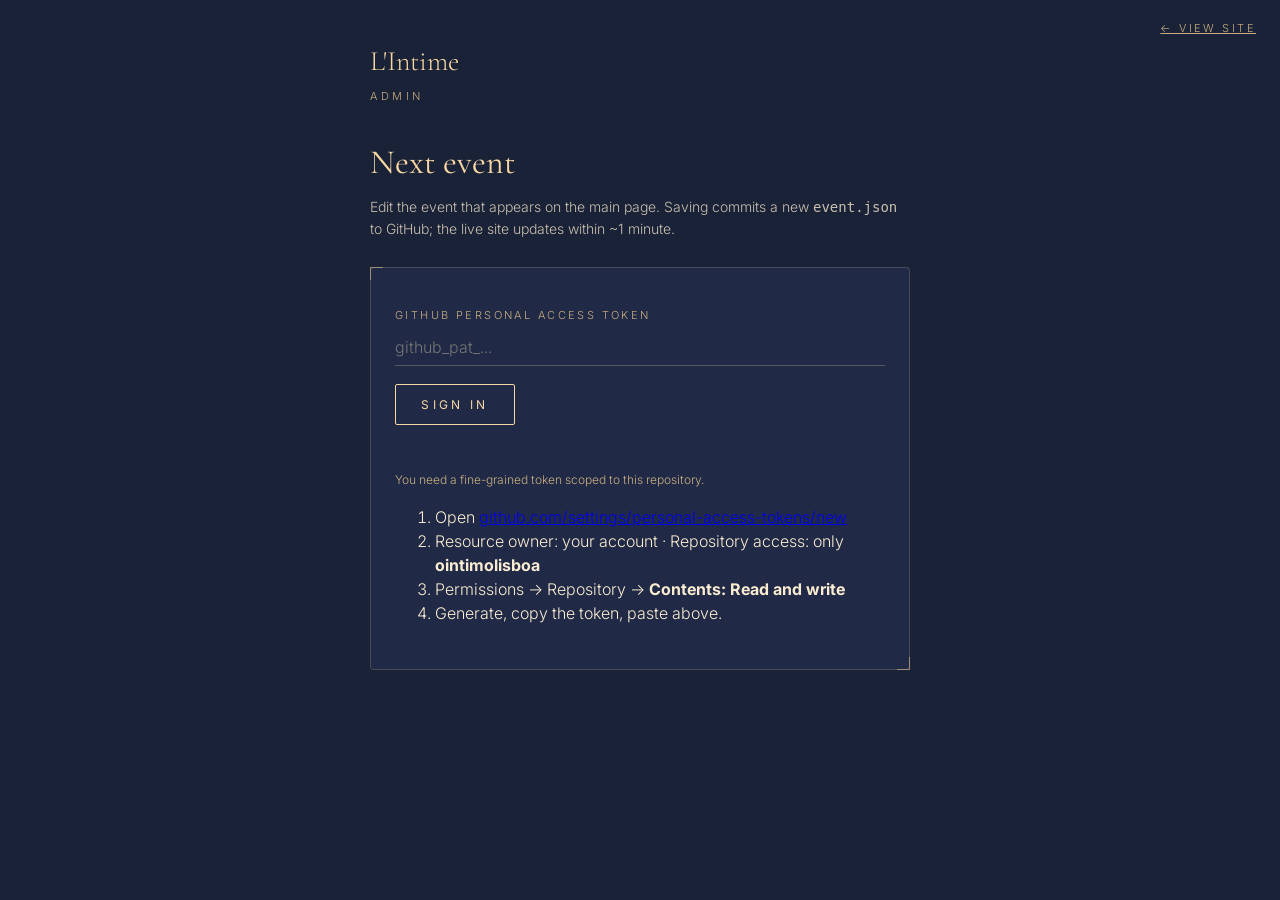
<file: admin.html>
<!doctype html>
<html lang="en">
  <head>
    <meta charset="utf-8" />
    <meta name="viewport" content="width=device-width, initial-scale=1" />
    <meta name="robots" content="noindex,nofollow" />
    <title>L'Intime — Admin</title>
    <link rel="preconnect" href="https://fonts.googleapis.com" />
    <link rel="preconnect" href="https://fonts.gstatic.com" crossorigin />
    <link
      href="https://fonts.googleapis.com/css2?family=Cormorant+Garamond:wght@400;500&family=Inter:wght@300;400;500&display=swap"
      rel="stylesheet"
    />
    <style>
      :root {
        --navy: #1a2238;
        --navy-2: #202a47;
        --navy-3: #16203a;
        --cream: #f7d7a2;
        --cream-soft: #faecd0;
        --cream-dim: #c9ad7e;
        --ink: #0d1424;
        --danger: #e8a98a;
        --success: #a8d9b7;
      }
      * { box-sizing: border-box; }
      html, body { margin: 0; padding: 0; }
      body {
        background: var(--navy);
        color: var(--cream-soft);
        font-family: "Inter", system-ui, sans-serif;
        font-weight: 300;
        line-height: 1.5;
        min-height: 100vh;
        padding: 40px 20px;
      }
      .wrap {
        max-width: 540px;
        margin: 0 auto;
      }
      .brand {
        font-family: "Cormorant Garamond", serif;
        font-size: 28px;
        color: var(--cream);
        margin: 0 0 4px;
      }
      .brand small {
        display: block;
        font-family: "Inter", sans-serif;
        font-size: 11px;
        letter-spacing: 0.32em;
        text-transform: uppercase;
        color: var(--cream-dim);
        margin-top: 6px;
      }
      h1 {
        font-family: "Cormorant Garamond", serif;
        font-weight: 400;
        font-size: 34px;
        color: var(--cream);
        margin: 32px 0 8px;
      }
      .lede {
        font-size: 14px;
        color: var(--cream-soft);
        opacity: 0.78;
        margin: 0 0 28px;
      }

      .panel {
        background: var(--navy-2);
        border: 1px solid rgba(247, 215, 162, 0.18);
        border-radius: 4px;
        padding: 28px 24px;
        position: relative;
      }
      .panel + .panel { margin-top: 22px; }
      .panel::before, .panel::after {
        content: "";
        position: absolute;
        width: 12px;
        height: 12px;
        border: 1px solid var(--cream);
        opacity: 0.5;
        pointer-events: none;
      }
      .panel::before { top: -1px; left: -1px; border-right: none; border-bottom: none; }
      .panel::after  { bottom: -1px; right: -1px; border-left: none; border-top: none; }

      .field {
        display: flex;
        flex-direction: column;
        margin-bottom: 18px;
      }
      .field-row {
        display: flex;
        gap: 14px;
      }
      .field-row .field { flex: 1; }
      .field-label {
        font-size: 11px;
        text-transform: uppercase;
        letter-spacing: 0.22em;
        color: var(--cream-dim);
        margin-bottom: 6px;
      }
      input[type="text"], input[type="password"] {
        background: transparent;
        border: none;
        border-bottom: 1px solid rgba(247, 215, 162, 0.25);
        color: var(--cream-soft);
        font-family: inherit;
        font-size: 16px;
        padding: 8px 0;
        outline: none;
        width: 100%;
        font-weight: 300;
        border-radius: 0;
      }
      input:focus { border-bottom-color: var(--cream); }

      .actions {
        display: flex;
        gap: 12px;
        margin-top: 8px;
      }
      .btn {
        display: inline-flex;
        align-items: center;
        justify-content: center;
        padding: 12px 24px;
        background: transparent;
        border: 1px solid var(--cream);
        border-radius: 2px;
        color: var(--cream);
        font-family: inherit;
        font-size: 12px;
        letter-spacing: 0.28em;
        text-transform: uppercase;
        cursor: pointer;
        font-weight: 400;
        min-width: 120px;
        transition: background 0.25s ease, color 0.25s ease, opacity 0.25s ease;
      }
      .btn:hover { background: var(--cream); color: var(--ink); }
      .btn:disabled { cursor: not-allowed; opacity: 0.6; }
      .btn-ghost {
        border-color: rgba(247, 215, 162, 0.3);
        color: var(--cream-soft);
        opacity: 0.78;
      }
      .btn-ghost:hover {
        background: transparent;
        color: var(--cream);
        border-color: var(--cream);
        opacity: 1;
      }

      .status {
        font-size: 13px;
        margin-top: 14px;
        min-height: 18px;
      }
      .status.ok    { color: var(--success); }
      .status.err   { color: var(--danger); }

      .help {
        font-size: 12px;
        color: var(--cream-dim);
        line-height: 1.6;
        margin: 12px 0 0;
      }
      .help a { color: var(--cream); text-decoration: underline; }
      .help ol { margin: 8px 0 0; padding-left: 18px; }
      .help li { margin: 4px 0; }

      .preview-card {
        margin-top: 18px;
        padding: 18px 20px;
        border: 1px solid rgba(247, 215, 162, 0.18);
        border-radius: 2px;
        background: rgba(247, 215, 162, 0.03);
      }
      .preview-card .date {
        font-family: "Cormorant Garamond", serif;
        font-size: 36px;
        color: var(--cream);
        line-height: 1;
        margin-bottom: 4px;
      }
      .preview-card .month {
        font-size: 11px;
        text-transform: uppercase;
        letter-spacing: 0.32em;
        color: var(--cream-dim);
      }
      .preview-card .artist {
        font-family: "Cormorant Garamond", serif;
        font-size: 22px;
        color: var(--cream);
        margin: 14px 0 6px;
      }
      .preview-card .meta {
        font-size: 13px;
        color: var(--cream-soft);
        margin: 2px 0;
      }
      .preview-card .meta strong { color: var(--cream); font-weight: 500; }

      .top-right {
        position: absolute;
        top: 20px;
        right: 24px;
        font-size: 11px;
        text-transform: uppercase;
        letter-spacing: 0.22em;
      }
      .top-right a { color: var(--cream-dim); }
      .top-right a:hover { color: var(--cream); }
    </style>
  </head>
  <body>
    <div class="wrap">
      <div class="top-right"><a href="index.html">← View site</a></div>

      <p class="brand">L'Intime <small>Admin</small></p>
      <h1>Next event</h1>
      <p class="lede">
        Edit the event that appears on the main page. Saving commits a
        new <code>event.json</code> to GitHub; the live site updates
        within ~1 minute.
      </p>

      <!-- ============ AUTH PANEL ============ -->
      <div class="panel" id="authPanel">
        <p class="field-label">GitHub Personal Access Token</p>
        <div class="field">
          <input
            type="password"
            id="patInput"
            autocomplete="off"
            placeholder="github_pat_..."
          />
        </div>
        <div class="actions">
          <button class="btn" id="signInBtn">Sign in</button>
        </div>
        <p class="status err" id="authStatus"></p>
        <p class="help">
          You need a fine-grained token scoped to this repository.
          <ol>
            <li>Open
              <a href="https://github.com/settings/personal-access-tokens/new" target="_blank" rel="noopener">
                github.com/settings/personal-access-tokens/new
              </a>
            </li>
            <li>Resource owner: your account &middot; Repository access: only <strong>ointimolisboa</strong></li>
            <li>Permissions → Repository → <strong>Contents: Read and write</strong></li>
            <li>Generate, copy the token, paste above.</li>
          </ol>
        </p>
      </div>

      <!-- ============ EDIT PANEL ============ -->
      <div class="panel" id="editPanel" hidden>
        <div class="actions" style="justify-content: flex-end; margin-bottom: 18px;">
          <button class="btn btn-ghost" id="signOutBtn">Sign out</button>
        </div>

        <div class="field-row">
          <div class="field">
            <span class="field-label">Day</span>
            <input type="text" id="f-day" placeholder="14" />
          </div>
          <div class="field">
            <span class="field-label">Month</span>
            <input type="text" id="f-month" placeholder="June" />
          </div>
          <div class="field">
            <span class="field-label">Year</span>
            <input type="text" id="f-year" placeholder="2026" />
          </div>
        </div>

        <div class="field">
          <span class="field-label">Artist / featuring</span>
          <input type="text" id="f-artist" placeholder="Camille & the Lamps" />
        </div>

        <div class="field-row">
          <div class="field">
            <span class="field-label">Doors open</span>
            <input type="text" id="f-doors" placeholder="19:30" />
          </div>
          <div class="field">
            <span class="field-label">Set begins</span>
            <input type="text" id="f-set" placeholder="20:30" />
          </div>
        </div>

        <div class="field">
          <span class="field-label">Location label</span>
          <input type="text" id="f-location" placeholder="The Living Room" />
        </div>

        <div class="field">
          <span class="field-label">Address note (italic line)</span>
          <input
            type="text"
            id="f-addressNote"
            placeholder="address shared after booking"
          />
        </div>

        <div class="field">
          <span class="field-label">Seats handwritten note</span>
          <input type="text" id="f-seats" placeholder="only 14 seats" />
        </div>

        <div class="actions">
          <button class="btn" id="saveBtn">Save</button>
        </div>
        <p class="status" id="saveStatus"></p>

        <div class="preview-card" id="preview">
          <div class="date"><span id="p-day">14</span></div>
          <div class="month"><span id="p-month">JUNE</span> · <span id="p-year">2026</span></div>
          <div class="artist" id="p-artist">Camille & the Lamps</div>
          <p class="meta">
            Doors <strong id="p-doors">19:30</strong> ·
            Set begins <strong id="p-set">20:30</strong>
          </p>
          <p class="meta">
            <span id="p-location">The Living Room</span> ·
            <em id="p-addressNote">address shared after booking</em>
          </p>
          <p class="meta">« <span id="p-seats">only 14 seats</span> »</p>
        </div>
      </div>
    </div>

    <script>
      (function () {
        const REPO_OWNER = "lucabonamici";
        const REPO_NAME  = "ointimolisboa";
        const FILE_PATH  = "event.json";
        const BRANCH     = "main";
        const PAT_KEY    = "lintime_admin_pat";
        const FIELDS = [
          "day", "month", "year", "artist",
          "doors", "set", "location", "addressNote", "seats",
        ];

        const $ = (id) => document.getElementById(id);
        const authPanel  = $("authPanel");
        const editPanel  = $("editPanel");
        const patInput   = $("patInput");
        const signInBtn  = $("signInBtn");
        const signOutBtn = $("signOutBtn");
        const saveBtn    = $("saveBtn");
        const authStatus = $("authStatus");
        const saveStatus = $("saveStatus");

        let currentSha = null;

        const getPat = () => localStorage.getItem(PAT_KEY);
        const setPat = (v) => localStorage.setItem(PAT_KEY, v);
        const clearPat = () => localStorage.removeItem(PAT_KEY);

        function setStatus(el, msg, kind) {
          el.textContent = msg;
          el.className = "status" + (kind ? " " + kind : "");
        }

        function showEditor() {
          authPanel.hidden = true;
          editPanel.hidden = false;
        }

        function showAuth() {
          authPanel.hidden = false;
          editPanel.hidden = true;
          patInput.value = "";
        }

        async function ghFetch(path, opts = {}) {
          const pat = getPat();
          if (!pat) throw new Error("Not signed in");
          const res = await fetch(
            "https://api.github.com" + path,
            {
              ...opts,
              headers: {
                Accept: "application/vnd.github+json",
                Authorization: "Bearer " + pat,
                "X-GitHub-Api-Version": "2022-11-28",
                ...(opts.headers || {}),
              },
            }
          );
          return res;
        }

        async function loadEvent() {
          setStatus(saveStatus, "Loading current event…", "");
          try {
            const res = await ghFetch(
              `/repos/${REPO_OWNER}/${REPO_NAME}/contents/${FILE_PATH}?ref=${BRANCH}`
            );
            if (res.status === 401) {
              clearPat();
              showAuth();
              setStatus(authStatus, "Token invalid or expired. Sign in again.", "err");
              return;
            }
            if (!res.ok) throw new Error("HTTP " + res.status);
            const meta = await res.json();
            currentSha = meta.sha;
            // GitHub returns base64-encoded content
            const content = JSON.parse(
              decodeURIComponent(escape(atob(meta.content.replace(/\n/g, ""))))
            );
            FIELDS.forEach((k) => { if (content[k] != null) $("f-" + k).value = content[k]; });
            refreshPreview();
            setStatus(saveStatus, "", "");
          } catch (err) {
            console.error(err);
            setStatus(saveStatus, "Failed to load: " + err.message, "err");
          }
        }

        function refreshPreview() {
          FIELDS.forEach((k) => {
            const v = $("f-" + k).value || "";
            const p = $("p-" + k);
            if (!p) return;
            p.textContent = k === "month" ? v.toUpperCase() : v;
          });
        }

        async function fetchLatestSha() {
          const res = await ghFetch(
            `/repos/${REPO_OWNER}/${REPO_NAME}/contents/${FILE_PATH}?ref=${BRANCH}`
          );
          if (!res.ok) throw new Error("Couldn't fetch current file (HTTP " + res.status + ")");
          const meta = await res.json();
          return meta.sha;
        }

        async function saveEvent() {
          const payload = {};
          FIELDS.forEach((k) => { payload[k] = $("f-" + k).value.trim(); });

          const content = JSON.stringify(payload, null, 2) + "\n";
          const encoded = btoa(unescape(encodeURIComponent(content)));

          setStatus(saveStatus, "Saving…", "");
          saveBtn.disabled = true;
          try {
            // Always fetch the latest SHA right before writing — avoids
            // stale-SHA conflicts after a previous save or external commit.
            currentSha = await fetchLatestSha();

            const res = await ghFetch(
              `/repos/${REPO_OWNER}/${REPO_NAME}/contents/${FILE_PATH}`,
              {
                method: "PUT",
                headers: { "Content-Type": "application/json" },
                body: JSON.stringify({
                  message: "Update next event via admin (" + payload.artist + ")",
                  content: encoded,
                  sha: currentSha,
                  branch: BRANCH,
                }),
              }
            );
            if (!res.ok) {
              const data = await res.json().catch(() => ({}));
              throw new Error(data.message || ("HTTP " + res.status));
            }
            const data = await res.json();
            currentSha = data.content.sha;
            setStatus(
              saveStatus,
              "Saved. The live site will update within ~1 minute.",
              "ok"
            );
          } catch (err) {
            console.error(err);
            setStatus(saveStatus, "Save failed: " + err.message, "err");
          } finally {
            saveBtn.disabled = false;
          }
        }

        // Wire up
        signInBtn.addEventListener("click", () => {
          const val = patInput.value.trim();
          if (!val) {
            setStatus(authStatus, "Paste a token first.", "err");
            return;
          }
          setPat(val);
          setStatus(authStatus, "", "");
          showEditor();
          loadEvent();
        });

        patInput.addEventListener("keydown", (e) => {
          if (e.key === "Enter") signInBtn.click();
        });

        signOutBtn.addEventListener("click", () => {
          clearPat();
          showAuth();
        });

        saveBtn.addEventListener("click", saveEvent);

        FIELDS.forEach((k) => {
          $("f-" + k).addEventListener("input", refreshPreview);
        });

        // Initial state
        if (getPat()) {
          showEditor();
          loadEvent();
        } else {
          showAuth();
        }
      })();
    </script>
  </body>
</html>
</file>
